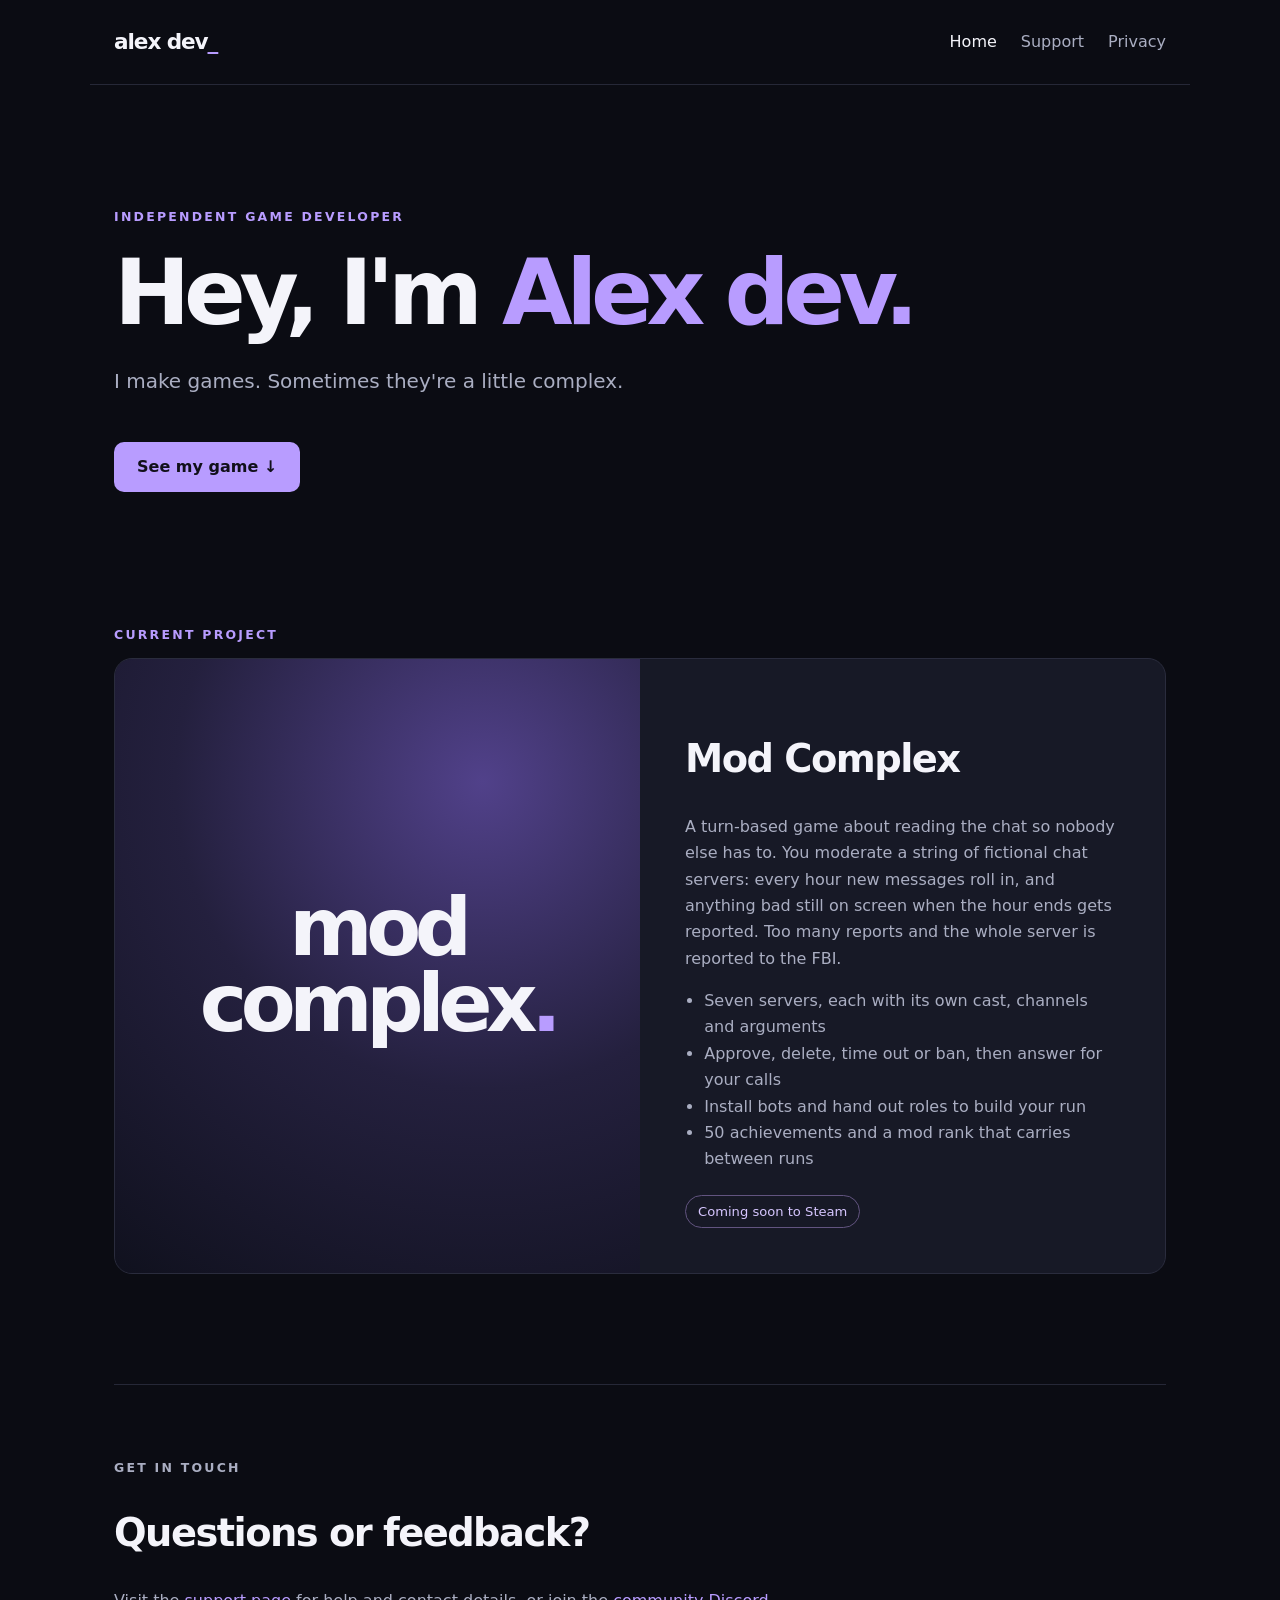
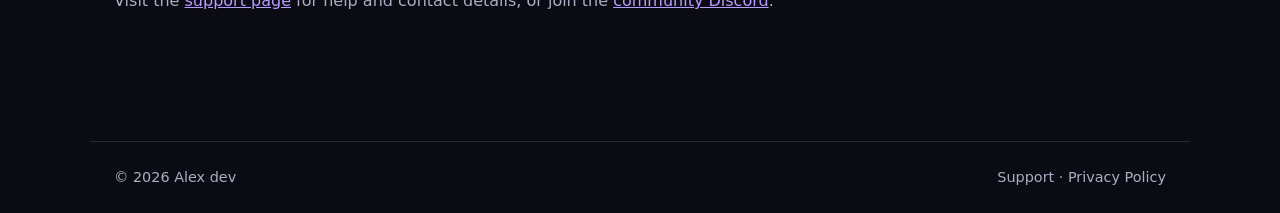
<file: index.html>
<!doctype html>
<html lang="en">
<head>
  <meta charset="utf-8">
  <meta name="viewport" content="width=device-width, initial-scale=1">
  <meta name="description" content="Alex dev — independent game developer and creator of Mod Complex, a turn-based chat moderation game.">
  <title>Alex dev | Indie Games</title>
  <link rel="stylesheet" href="style.css">
</head>
<body>
  <header class="site-header"><a class="brand" href="index.html">alex dev<span class="accent">_</span></a><nav aria-label="Main navigation"><a href="index.html" aria-current="page">Home</a><a href="support.html">Support</a><a href="privacy.html">Privacy</a></nav></header>
  <main>
    <section class="hero"><p class="eyebrow">INDEPENDENT GAME DEVELOPER</p><h1>Hey, I'm <span class="accent">Alex dev.</span></h1><p>I make games. Sometimes they're a little complex.</p><a class="button" href="#games">See my game ↓</a></section>
    <section id="games" class="section"><p class="eyebrow">CURRENT PROJECT</p><div class="game-card"><div class="game-art" aria-hidden="true"><span>mod<br>complex<span class="accent">.</span></span></div><div class="game-copy"><h2>Mod Complex</h2><p>A turn-based game about reading the chat so nobody else has to. You moderate a string of fictional chat servers: every hour new messages roll in, and anything bad still on screen when the hour ends gets reported. Too many reports and the whole server is reported to the FBI.</p><ul><li>Seven servers, each with its own cast, channels and arguments</li><li>Approve, delete, time out or ban, then answer for your calls</li><li>Install bots and hand out roles to build your run</li><li>50 achievements and a mod rank that carries between runs</li></ul><span class="pill">Coming soon to Steam</span></div></div></section>
    <section class="section contact"><p class="eyebrow">GET IN TOUCH</p><h2>Questions or feedback?</h2><p>Visit the <a href="support.html">support page</a> for help and contact details, or join the <a href="https://discord.gg/pvjUrJdZ8r" target="_blank" rel="noopener noreferrer">community Discord</a>.</p></section>
  </main>
  <footer><span>© <span id="year">2026</span> Alex dev</span><span><a href="support.html">Support</a> · <a href="privacy.html">Privacy Policy</a></span></footer>
  <script>document.getElementById('year').textContent = new Date().getFullYear();</script>
</body>
</html>
</file>
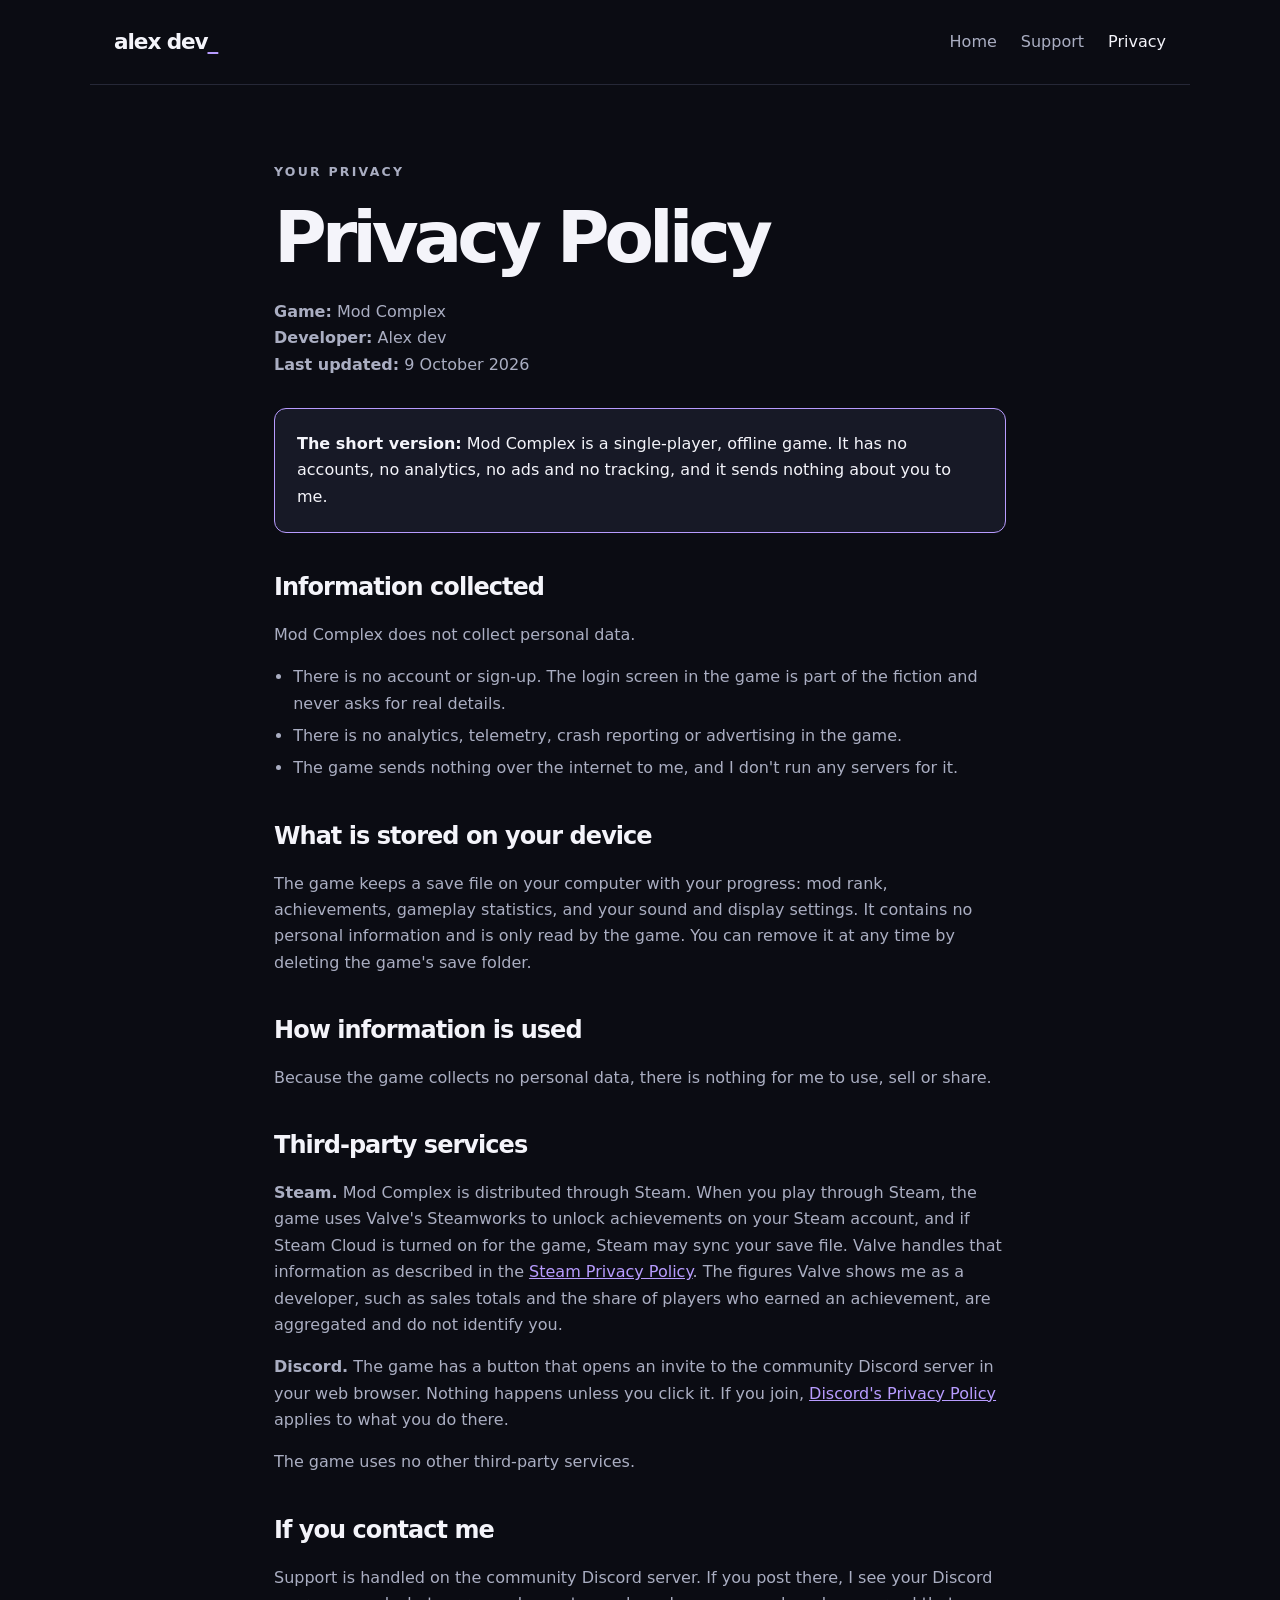
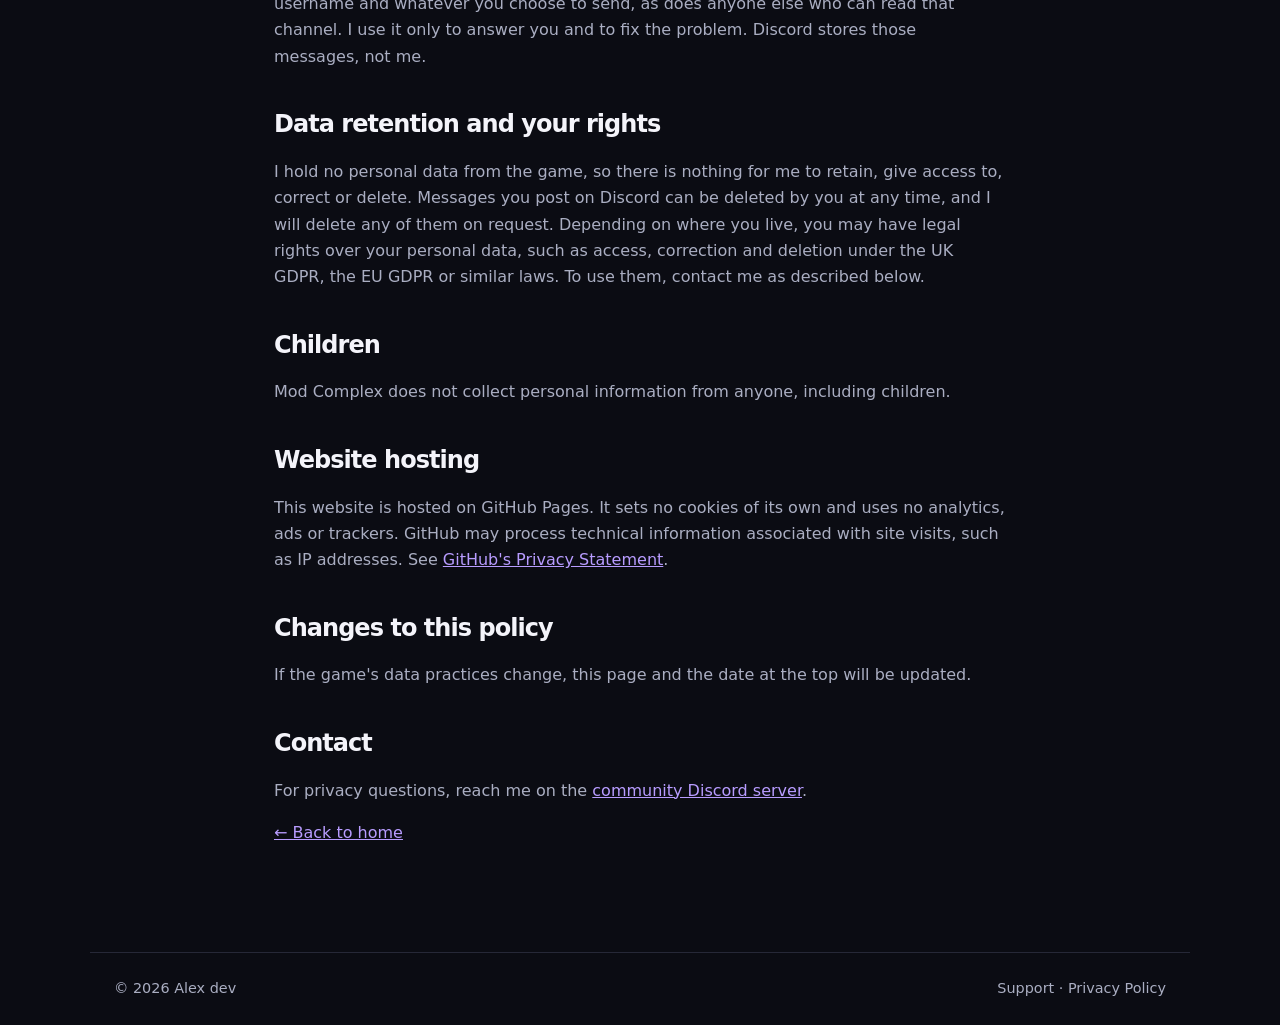
<file: privacy.html>
<!doctype html>
<html lang="en">
<head>
  <meta charset="utf-8">
  <meta name="viewport" content="width=device-width, initial-scale=1">
  <meta name="description" content="Privacy policy for Mod Complex by Alex dev.">
  <title>Privacy Policy | Alex dev</title>
  <link rel="stylesheet" href="style.css">
</head>
<body>
  <header class="site-header"><a class="brand" href="index.html">alex dev<span class="accent">_</span></a><nav aria-label="Main navigation"><a href="index.html">Home</a><a href="support.html">Support</a><a href="privacy.html" aria-current="page">Privacy</a></nav></header>
  <main class="page">
    <p class="eyebrow">YOUR PRIVACY</p>
    <h1>Privacy Policy</h1>
    <p><strong>Game:</strong> Mod Complex<br><strong>Developer:</strong> Alex dev<br><strong>Last updated:</strong> 9 October 2026</p>
    <div class="notice"><strong>The short version:</strong> Mod Complex is a single-player, offline game. It has no accounts, no analytics, no ads and no tracking, and it sends nothing about you to me.</div>
    <h2>Information collected</h2>
    <p>Mod Complex does not collect personal data.</p>
    <ul>
      <li>There is no account or sign-up. The login screen in the game is part of the fiction and never asks for real details.</li>
      <li>There is no analytics, telemetry, crash reporting or advertising in the game.</li>
      <li>The game sends nothing over the internet to me, and I don't run any servers for it.</li>
    </ul>
    <h2>What is stored on your device</h2>
    <p>The game keeps a save file on your computer with your progress: mod rank, achievements, gameplay statistics, and your sound and display settings. It contains no personal information and is only read by the game. You can remove it at any time by deleting the game's save folder.</p>
    <h2>How information is used</h2>
    <p>Because the game collects no personal data, there is nothing for me to use, sell or share.</p>
    <h2>Third-party services</h2>
    <p><strong>Steam.</strong> Mod Complex is distributed through Steam. When you play through Steam, the game uses Valve's Steamworks to unlock achievements on your Steam account, and if Steam Cloud is turned on for the game, Steam may sync your save file. Valve handles that information as described in the <a href="https://store.steampowered.com/privacy_agreement/" target="_blank" rel="noopener noreferrer">Steam Privacy Policy</a>. The figures Valve shows me as a developer, such as sales totals and the share of players who earned an achievement, are aggregated and do not identify you.</p>
    <p><strong>Discord.</strong> The game has a button that opens an invite to the community Discord server in your web browser. Nothing happens unless you click it. If you join, <a href="https://discord.com/privacy" target="_blank" rel="noopener noreferrer">Discord's Privacy Policy</a> applies to what you do there.</p>
    <p>The game uses no other third-party services.</p>
    <h2>If you contact me</h2>
    <p>Support is handled on the community Discord server. If you post there, I see your Discord username and whatever you choose to send, as does anyone else who can read that channel. I use it only to answer you and to fix the problem. Discord stores those messages, not me.</p>
    <h2>Data retention and your rights</h2>
    <p>I hold no personal data from the game, so there is nothing for me to retain, give access to, correct or delete. Messages you post on Discord can be deleted by you at any time, and I will delete any of them on request. Depending on where you live, you may have legal rights over your personal data, such as access, correction and deletion under the UK GDPR, the EU GDPR or similar laws. To use them, contact me as described below.</p>
    <h2>Children</h2>
    <p>Mod Complex does not collect personal information from anyone, including children.</p>
    <h2>Website hosting</h2>
    <p>This website is hosted on GitHub Pages. It sets no cookies of its own and uses no analytics, ads or trackers. GitHub may process technical information associated with site visits, such as IP addresses. See <a href="https://docs.github.com/en/site-policy/privacy-policies/github-general-privacy-statement" target="_blank" rel="noopener noreferrer">GitHub's Privacy Statement</a>.</p>
    <h2>Changes to this policy</h2>
    <p>If the game's data practices change, this page and the date at the top will be updated.</p>
    <h2>Contact</h2>
    <p>For privacy questions, reach me on the <a href="https://discord.gg/pvjUrJdZ8r" target="_blank" rel="noopener noreferrer">community Discord server</a>.</p>
    <p><a href="index.html">← Back to home</a></p>
  </main>
  <footer><span>© 2026 Alex dev</span><span><a href="support.html">Support</a> · <a href="privacy.html">Privacy Policy</a></span></footer>
</body>
</html>
</file>
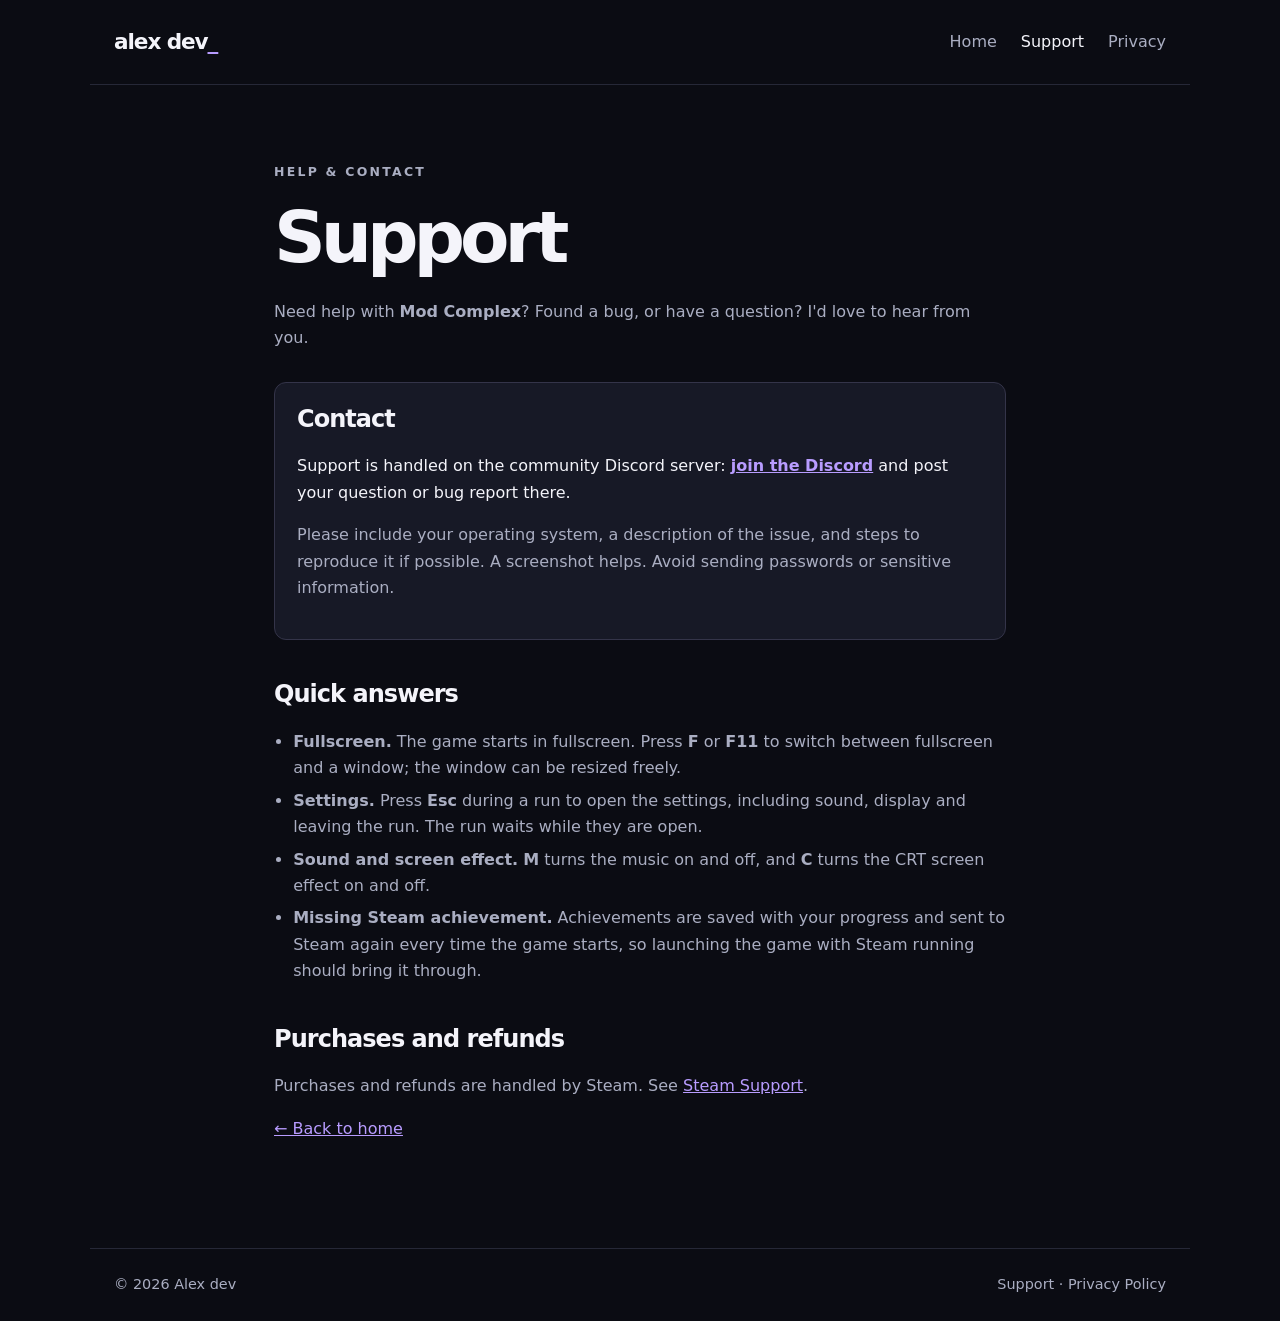
<file: support.html>
<!doctype html>
<html lang="en">
<head>
  <meta charset="utf-8">
  <meta name="viewport" content="width=device-width, initial-scale=1">
  <meta name="description" content="Support for Mod Complex by Alex dev.">
  <title>Support | Alex dev</title>
  <link rel="stylesheet" href="style.css">
</head>
<body>
  <header class="site-header"><a class="brand" href="index.html">alex dev<span class="accent">_</span></a><nav aria-label="Main navigation"><a href="index.html">Home</a><a href="support.html" aria-current="page">Support</a><a href="privacy.html">Privacy</a></nav></header>
  <main class="page">
    <p class="eyebrow">HELP &amp; CONTACT</p>
    <h1>Support</h1>
    <p>Need help with <strong>Mod Complex</strong>? Found a bug, or have a question? I'd love to hear from you.</p>
    <div class="info"><h2>Contact</h2><p>Support is handled on the community Discord server: <a href="https://discord.gg/pvjUrJdZ8r" target="_blank" rel="noopener noreferrer"><strong>join the Discord</strong></a> and post your question or bug report there.</p><p class="muted">Please include your operating system, a description of the issue, and steps to reproduce it if possible. A screenshot helps. Avoid sending passwords or sensitive information.</p></div>
    <h2>Quick answers</h2>
    <ul>
      <li><strong>Fullscreen.</strong> The game starts in fullscreen. Press <strong>F</strong> or <strong>F11</strong> to switch between fullscreen and a window; the window can be resized freely.</li>
      <li><strong>Settings.</strong> Press <strong>Esc</strong> during a run to open the settings, including sound, display and leaving the run. The run waits while they are open.</li>
      <li><strong>Sound and screen effect.</strong> <strong>M</strong> turns the music on and off, and <strong>C</strong> turns the CRT screen effect on and off.</li>
      <li><strong>Missing Steam achievement.</strong> Achievements are saved with your progress and sent to Steam again every time the game starts, so launching the game with Steam running should bring it through.</li>
    </ul>
    <h2>Purchases and refunds</h2>
    <p>Purchases and refunds are handled by Steam. See <a href="https://help.steampowered.com/" target="_blank" rel="noopener noreferrer">Steam Support</a>.</p>
    <p><a href="index.html">← Back to home</a></p>
  </main>
  <footer><span>© 2026 Alex dev</span><span><a href="support.html">Support</a> · <a href="privacy.html">Privacy Policy</a></span></footer>
</body>
</html>
</file>
<file: style.css>
:root{color-scheme:dark;--bg:#0b0c13;--panel:#171926;--fg:#f4f4fa;--muted:#aaaec2;--accent:#b89cff}*{box-sizing:border-box}html{scroll-behavior:smooth}body{margin:0;background:var(--bg);color:var(--fg);font-family:system-ui,-apple-system,BlinkMacSystemFont,"Segoe UI",sans-serif;line-height:1.65}a{color:var(--accent)}a:hover{color:#d7c9ff}.site-header,footer{max-width:1100px;margin:auto;padding:24px;display:flex;justify-content:space-between;align-items:center;gap:20px}.site-header{border-bottom:1px solid #262837}.brand{text-decoration:none;color:var(--fg);font-weight:800;font-size:1.35rem;letter-spacing:-.05em}nav{display:flex;gap:24px}nav a,footer a{color:var(--muted);text-decoration:none}nav a[aria-current=page]{color:var(--fg)}.accent{color:var(--accent)}main{max-width:1100px;margin:auto;padding:0 24px}.hero{padding:110px 0 120px}.eyebrow{font-size:.78rem;font-weight:800;letter-spacing:.18em;color:var(--accent)}h1{font-size:clamp(2.8rem,8vw,5.7rem);letter-spacing:-.07em;line-height:1.1;margin:15px 0 22px}h2{font-size:clamp(1.5rem,4vw,2.4rem);letter-spacing:-.04em;line-height:1.2}.hero>p:not(.eyebrow){font-size:1.25rem;color:var(--muted)}.button{display:inline-block;margin-top:24px;background:var(--accent);color:#11101a;text-decoration:none;padding:12px 23px;border-radius:10px;font-weight:800}.button:hover{background:#d7c9ff;color:#11101a}.section{padding:0 0 110px}.game-card{display:grid;grid-template-columns:1fr 1fr;background:var(--panel);border:1px solid #2a2c3d;border-radius:18px;overflow:hidden}.game-art{min-height:300px;display:grid;place-items:center;background:radial-gradient(circle at 70% 20%,#51418a,#24203e 50%,#10111e);font-weight:900;font-size:clamp(2.8rem,7vw,5rem);line-height:.95;letter-spacing:-.08em;text-align:center}.game-copy{padding:45px;align-self:center}.game-copy p,.contact p,.page>p,.game-copy li,.page li{color:var(--muted)}.game-copy ul,.page ul{padding-left:1.2em}.game-copy ul{margin:0 0 22px}.page li{margin:6px 0}.pill{display:inline-block;border:1px solid #625480;border-radius:50px;padding:5px 12px;color:#d6c6ff;font-size:.82rem}.contact{border-top:1px solid #262837;padding-top:60px}.page{max-width:780px;padding-top:65px;padding-bottom:90px;min-height:70vh}.page h1{font-size:clamp(2.8rem,7vw,4.5rem)}.page h2{margin-top:40px;font-size:1.5rem}.info,.notice{background:var(--panel);border:1px solid #343449;border-radius:12px;padding:22px;margin:30px 0}.notice{border-color:#b89cff}.info h2:first-child{margin-top:0}.muted{color:var(--muted)}footer{border-top:1px solid #262837;color:var(--muted);font-size:.9rem}@media(max-width:650px){.site-header,footer{flex-wrap:wrap}nav{gap:15px}.hero{padding:75px 0 90px}.game-card{grid-template-columns:1fr}.game-art{min-height:230px}.game-copy{padding:26px}}
</file>
